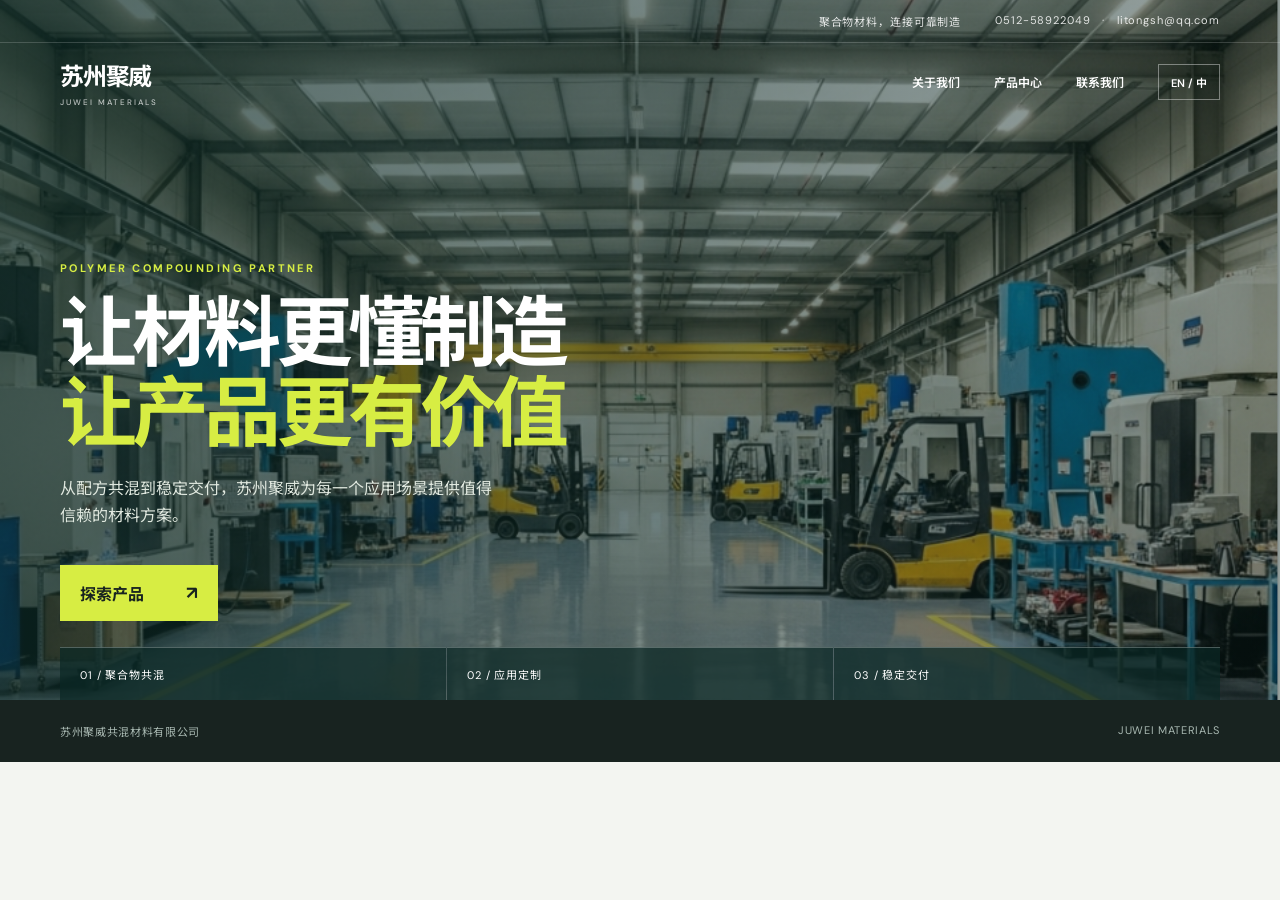
<file: index.html>
<!doctype html>
<html lang="zh-CN">
<head>
  <meta charset="utf-8" />
  <meta name="viewport" content="width=device-width, initial-scale=1" />
  <title>苏州聚威 | 聚合物共混解决方案</title>
  <meta name="description" content="苏州聚威共混材料有限公司，为汽车、家电、电子与阳光面料等领域提供可靠的聚合物共混材料解决方案。" />
  <link rel="preconnect" href="https://fonts.googleapis.com">
  <link rel="preconnect" href="https://fonts.gstatic.com" crossorigin>
  <link href="https://fonts.googleapis.com/css2?family=DM+Sans:wght@400;500;600;700&family=Noto+Sans+SC:wght@400;500;700;900&display=swap" rel="stylesheet">
  <link rel="stylesheet" href="styles.css" />
</head>
<body>
  <header class="site-header" id="top">
    <div class="topline"><span>聚合物材料，连接可靠制造</span><span>0512-58922049&nbsp;&nbsp; · &nbsp;&nbsp;litongsh@qq.com</span></div>
    <nav class="nav wrap">
      <a class="brand" href="#top">苏州聚威<span>JUWEI MATERIALS</span></a>
      <button class="menu-toggle" aria-label="打开菜单">☰</button>
      <div class="nav-links">
        <a href="about.html" data-i18n="nav.about">关于我们</a><a href="products.html" data-i18n="nav.products">产品中心</a><a href="contact.html" data-i18n="nav.contact">联系我们</a>
        <button class="lang" id="langToggle">EN / 中</button>
      </div>
    </nav>
  </header>

  <main>
    <section class="hero">
      <div class="hero-overlay"></div><div class="wrap hero-inner">
        <p class="eyebrow">POLYMER COMPOUNDING PARTNER</p>
        <h1 data-i18n="hero.title">让材料更懂制造<br><em>让产品更有价值</em></h1>
        <p class="hero-copy" data-i18n="hero.copy">从配方共混到稳定交付，苏州聚威为每一个应用场景提供值得信赖的材料方案。</p>
        <a class="button button-light" href="products.html" data-i18n="hero.cta">探索产品 <span>↗</span></a>
      </div>
      <div class="hero-stats wrap"><span data-i18n="stat.one">01 / 聚合物共混</span><span data-i18n="stat.two">02 / 应用定制</span><span data-i18n="stat.three">03 / 稳定交付</span></div>
    </section>

  </main>
  <footer><div class="wrap"><span>苏州聚威共混材料有限公司</span><span>JUWEI MATERIALS</span></div></footer>
  <script src="script.js"></script>
</body>
</html>
</file>
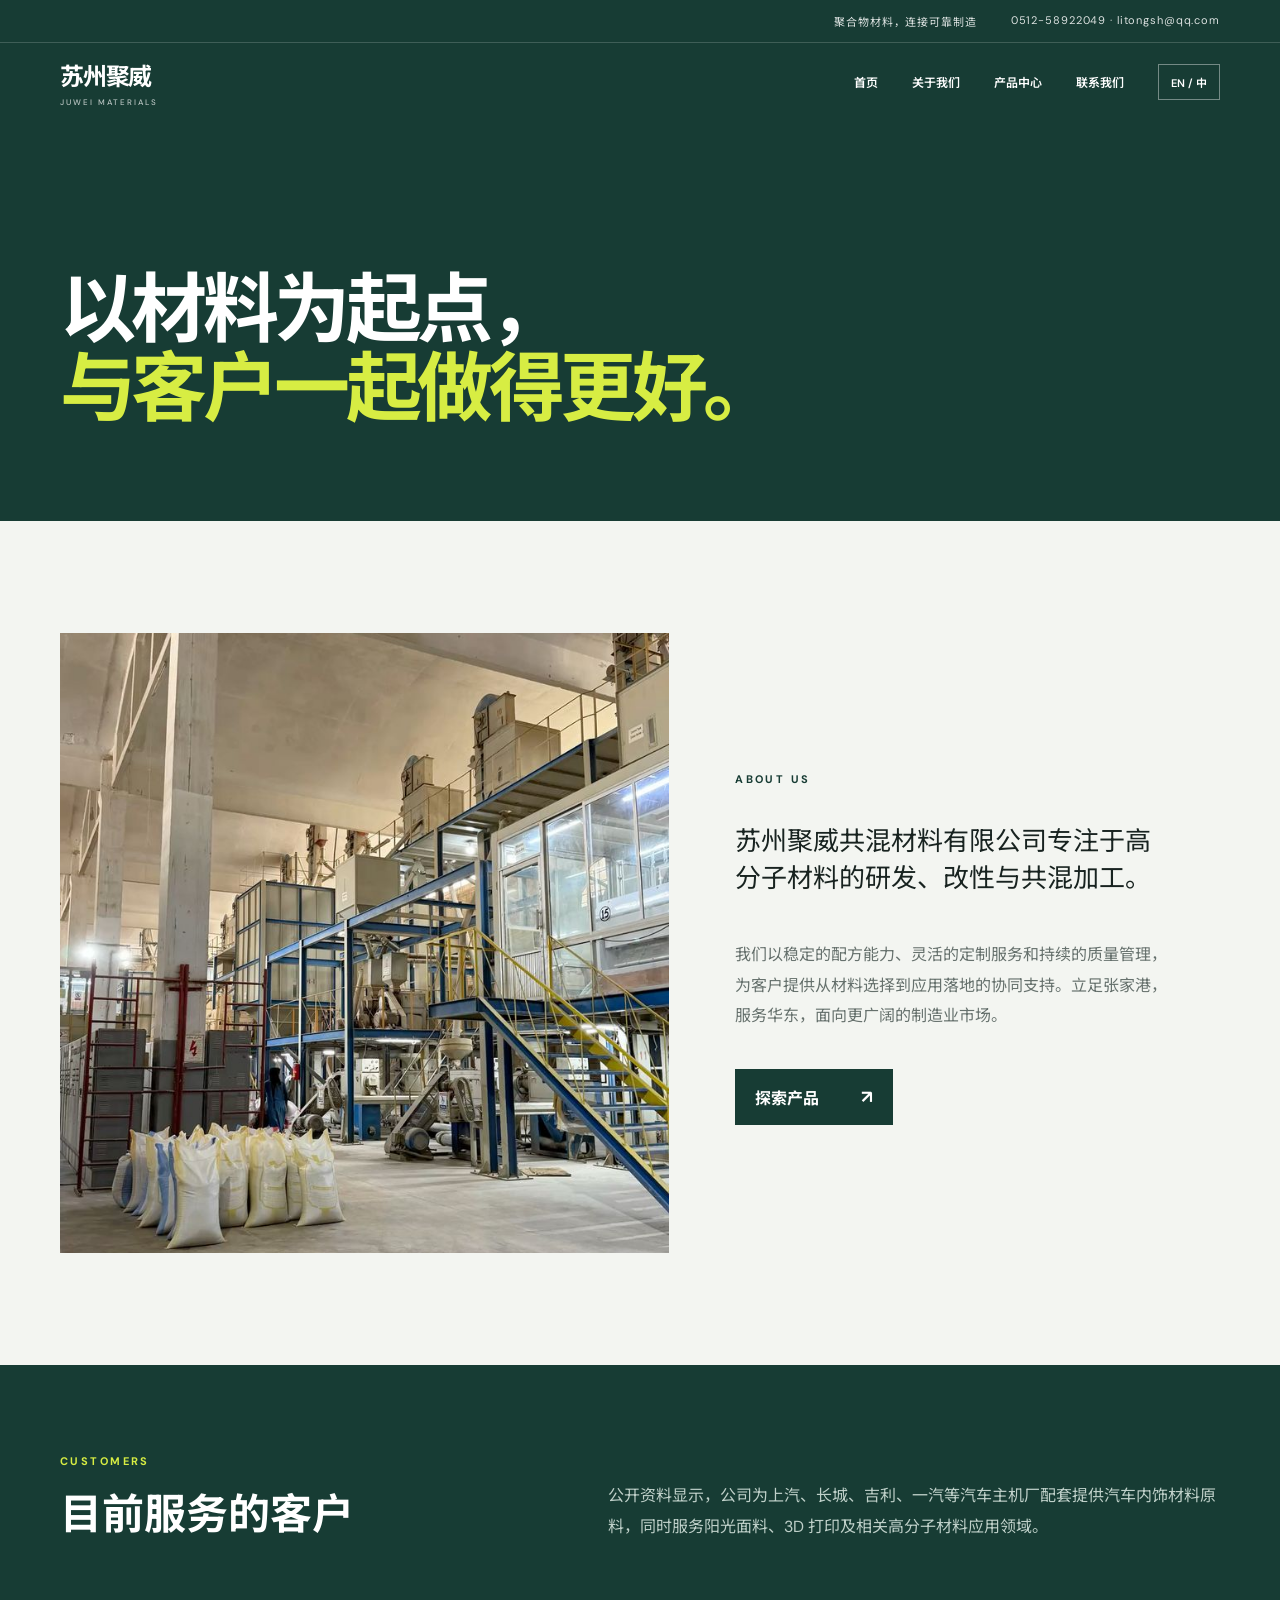
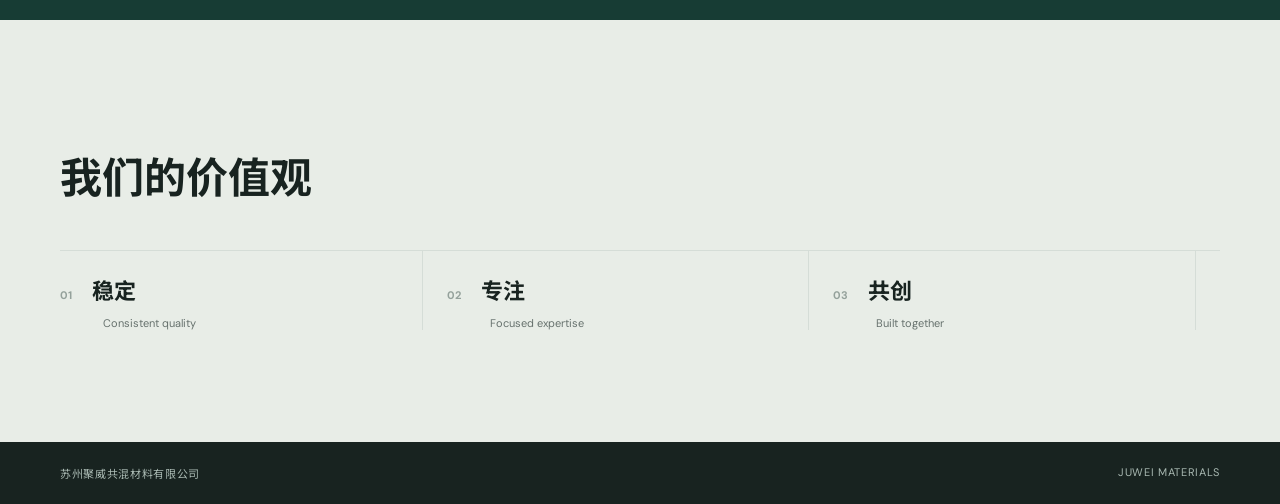
<file: about.html>
<!doctype html>
<html lang="zh-CN"><head><meta charset="utf-8"><meta name="viewport" content="width=device-width,initial-scale=1"><title>关于我们 | 苏州聚威</title><link rel="stylesheet" href="styles.css"><link href="https://fonts.googleapis.com/css2?family=DM+Sans:wght@400;500;600;700&family=Noto+Sans+SC:wght@400;500;700;900&display=swap" rel="stylesheet"></head>
<body><header class="site-header inner-header"><div class="topline"><span>聚合物材料，连接可靠制造</span><span>0512-58922049 · litongsh@qq.com</span></div><nav class="nav wrap"><a class="brand" href="index.html">苏州聚威<span>JUWEI MATERIALS</span></a><button class="menu-toggle" aria-label="打开菜单">☰</button><div class="nav-links"><a href="index.html" data-i18n="nav.home">首页</a><a href="about.html" data-i18n="nav.about">关于我们</a><a href="products.html" data-i18n="nav.products">产品中心</a><a href="contact.html" data-i18n="nav.contact">联系我们</a><button class="lang" id="langToggle">EN / 中</button></div></nav></header>
<main><section class="page-hero"><div class="wrap"><h1 data-i18n="about.title">以材料为起点，<br><span>与客户一起做得更好。</span></h1></div></section>
<section class="about-content section"><div class="wrap about-split"><img src="assets/about-production.jpg" alt="苏州聚威生产设备"><div class="about-copy"><p class="eyebrow dark">ABOUT US</p><p class="lead" data-i18n="about.lead">苏州聚威共混材料有限公司专注于高分子材料的研发、改性与共混加工。</p><p data-i18n="about.body">我们以稳定的配方能力、灵活的定制服务和持续的质量管理，为客户提供从材料选择到应用落地的协同支持。立足张家港，服务华东，面向更广阔的制造业市场。</p><a class="button" href="products.html" data-i18n="hero.cta">探索产品 <span>↗</span></a></div></div></section>
<section class="clients"><div class="wrap clients-grid"><div><p class="eyebrow">CUSTOMERS</p><h2 data-i18n="about.customers">目前服务的客户</h2></div><p data-i18n="about.customers.copy">公开资料显示，公司为上汽、长城、吉利、一汽等汽车主机厂配套提供汽车内饰材料原料，同时服务阳光面料、3D 打印及相关高分子材料应用领域。</p></div></section>
<section class="values-section section"><div class="wrap"><h2 data-i18n="about.values">我们的价值观</h2><div class="values"><div><b>01</b><strong data-i18n="value.stable">稳定</strong><small>Consistent quality</small></div><div><b>02</b><strong data-i18n="value.focus">专注</strong><small>Focused expertise</small></div><div><b>03</b><strong data-i18n="value.create">共创</strong><small>Built together</small></div></div></div></section></main>
<footer><div class="wrap"><span>苏州聚威共混材料有限公司</span><span>JUWEI MATERIALS</span></div></footer><script src="script.js"></script></body></html>
</file>
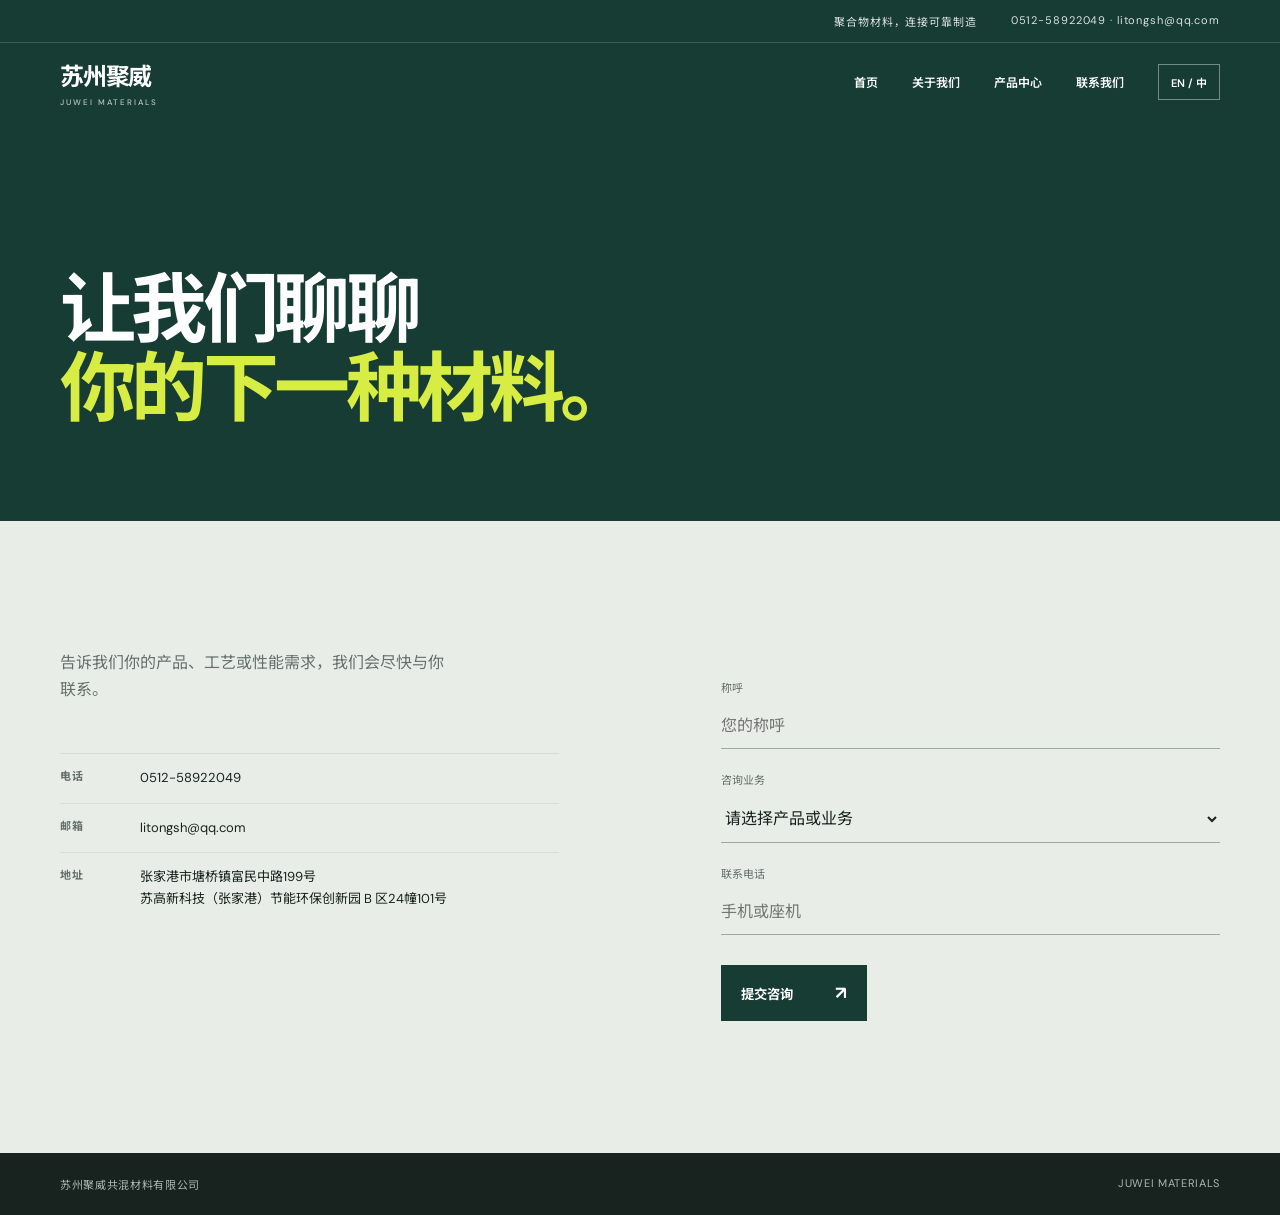
<file: contact.html>
<!doctype html><html lang="zh-CN"><head><meta charset="utf-8"><meta name="viewport" content="width=device-width,initial-scale=1"><title>联系我们 | 苏州聚威</title><link rel="stylesheet" href="styles.css"><link href="https://fonts.googleapis.com/css2?family=DM+Sans:wght@400;500;600;700;900&family=Noto+Sans+SC:wght@400;500;700;900&display=swap" rel="stylesheet"></head><body><header class="site-header inner-header"><div class="topline"><span>聚合物材料，连接可靠制造</span><span>0512-58922049 · litongsh@qq.com</span></div><nav class="nav wrap"><a class="brand" href="index.html">苏州聚威<span>JUWEI MATERIALS</span></a><button class="menu-toggle" aria-label="打开菜单">☰</button><div class="nav-links"><a href="index.html" data-i18n="nav.home">首页</a><a href="about.html" data-i18n="nav.about">关于我们</a><a href="products.html" data-i18n="nav.products">产品中心</a><a href="contact.html" data-i18n="nav.contact">联系我们</a><button class="lang" id="langToggle">EN / 中</button></div></nav></header><main><section class="page-hero"><div class="wrap"><h1 data-i18n="contact.title">让我们聊聊<br><span>你的下一种材料。</span></h1></div></section><section class="contact section"><div class="wrap contact-grid"><div><p data-i18n="contact.copy">告诉我们你的产品、工艺或性能需求，我们会尽快与你联系。</p><div class="contact-details"><p><b data-i18n="contact.phone">电话</b>0512-58922049</p><p><b data-i18n="contact.email">邮箱</b>litongsh@qq.com</p><p><b data-i18n="contact.address">地址</b>张家港市塘桥镇富民中路199号<br>苏高新科技（张家港）节能环保创新园 B 区24幢101号</p></div></div><form id="inquiryForm"><label><span data-i18n="form.name">称呼</span><input required placeholder="您的称呼"></label><label><span data-i18n="form.business">咨询业务</span><select><option data-i18n="form.option">请选择产品或业务</option><option>PVC 搪塑粉</option><option>PVC 包覆材料</option><option>PLA 材料</option></select></label><label><span data-i18n="form.phone">联系电话</span><input required type="tel" placeholder="手机或座机"></label><button class="button" type="submit" data-i18n="form.submit">提交咨询 <span>↗</span></button><p class="form-note" id="formNote"></p></form></div></section></main><footer><div class="wrap"><span>苏州聚威共混材料有限公司</span><span>JUWEI MATERIALS</span></div></footer><script src="script.js"></script></body></html>
</file>
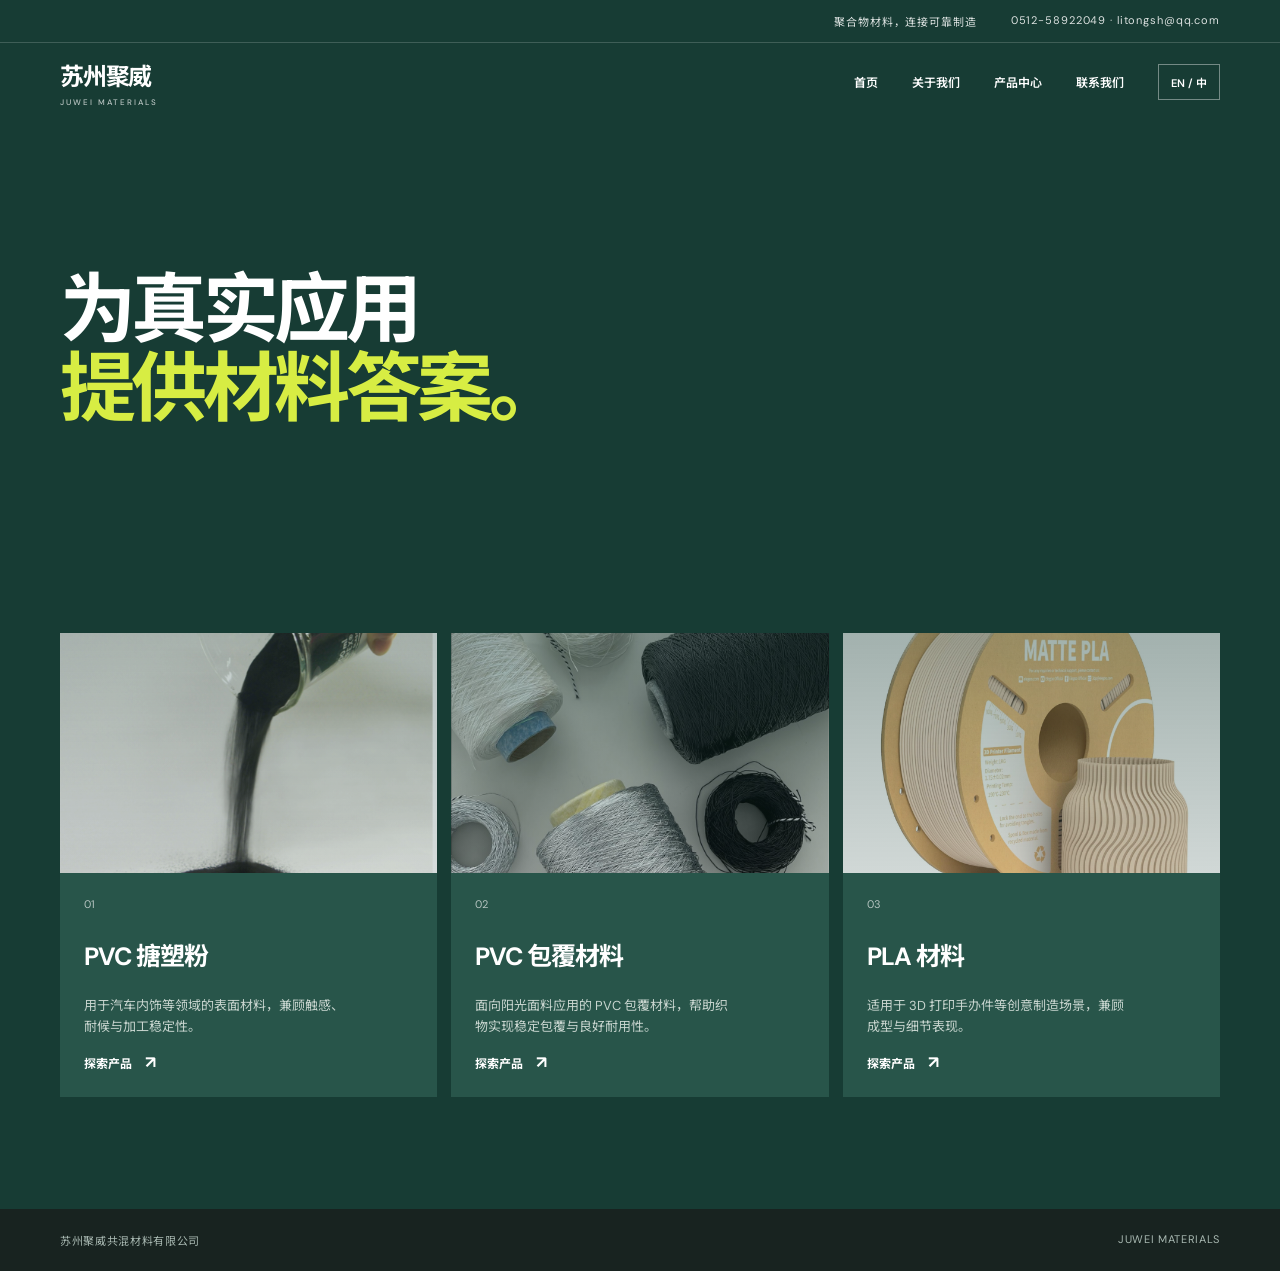
<file: products.html>
<!doctype html><html lang="zh-CN"><head><meta charset="utf-8"><meta name="viewport" content="width=device-width,initial-scale=1"><title>产品中心 | 苏州聚威</title><link rel="stylesheet" href="styles.css"><link href="https://fonts.googleapis.com/css2?family=DM+Sans:wght@400;500;600;700&family=Noto+Sans+SC:wght@400;500;700;900&display=swap" rel="stylesheet"></head><body><header class="site-header inner-header"><div class="topline"><span>聚合物材料，连接可靠制造</span><span>0512-58922049 · litongsh@qq.com</span></div><nav class="nav wrap"><a class="brand" href="index.html">苏州聚威<span>JUWEI MATERIALS</span></a><button class="menu-toggle" aria-label="打开菜单">☰</button><div class="nav-links"><a href="index.html" data-i18n="nav.home">首页</a><a href="about.html" data-i18n="nav.about">关于我们</a><a href="products.html" data-i18n="nav.products">产品中心</a><a href="contact.html" data-i18n="nav.contact">联系我们</a><button class="lang" id="langToggle">EN / 中</button></div></nav></header><main><section class="page-hero"><div class="wrap"><h1 data-i18n="products.title">为真实应用<br><span>提供材料答案。</span></h1></div></section><section class="products section"><div class="wrap"><div class="product-grid"><article class="product-card"><div class="product-image image-pvc"></div><div class="product-info"><span class="product-no">01</span><h3 data-i18n="product.pvc.title">PVC 搪塑粉</h3><p data-i18n="product.pvc">用于汽车内饰等领域的表面材料，兼顾触感、耐候与加工稳定性。</p><a href="contact.html" data-i18n="product.explore">探索产品 <span>↗</span></a></div></article><article class="product-card"><div class="product-image image-yarn"></div><div class="product-info"><span class="product-no">02</span><h3 data-i18n="product.yarn.title">PVC 包覆材料</h3><p data-i18n="product.yarn">面向阳光面料应用的 PVC 包覆材料，帮助织物实现稳定包覆与良好耐用性。</p><a href="contact.html" data-i18n="product.explore">探索产品 <span>↗</span></a></div></article><article class="product-card"><div class="product-image image-pla"></div><div class="product-info"><span class="product-no">03</span><h3 data-i18n="product.pla.title">PLA 材料</h3><p data-i18n="product.pla">适用于 3D 打印手办件等创意制造场景，兼顾成型与细节表现。</p><a href="contact.html" data-i18n="product.explore">探索产品 <span>↗</span></a></div></article></div></div></section></main><footer><div class="wrap"><span>苏州聚威共混材料有限公司</span><span>JUWEI MATERIALS</span></div></footer><script src="script.js"></script></body></html>
</file>
<file: styles.css>
:root{--ink:#182320;--muted:#66716d;--paper:#f3f5f1;--lime:#d7ed43;--forest:#173c34;--line:#d5ddd7}*{box-sizing:border-box}html{scroll-behavior:smooth}body{margin:0;color:var(--ink);background:var(--paper);font-family:'DM Sans','Noto Sans SC',sans-serif}a{text-decoration:none;color:inherit}.wrap{width:min(1160px,calc(100% - 64px));margin:auto}.site-header{position:fixed;z-index:3;left:0;right:0;color:#fff}.topline{display:flex;justify-content:flex-end;gap:34px;padding:13px max(32px,calc((100% - 1160px)/2));font-size:11px;letter-spacing:.08em;opacity:.85;border-bottom:1px solid #ffffff34}.nav{height:78px;display:flex;align-items:center;justify-content:space-between}.brand{font-weight:700;font-size:24px;letter-spacing:-.05em}.brand span{display:block;font-size:8px;letter-spacing:.25em;font-weight:500;margin-top:5px;opacity:.7}.nav-links{display:flex;align-items:center;gap:34px;font-size:12px;font-weight:600}.nav-links a:hover{color:var(--lime)}.lang{background:none;border:1px solid #ffffff66;color:#fff;padding:9px 12px;font:inherit;font-size:11px;cursor:pointer}.menu-toggle{display:none;background:none;border:0;color:white;font-size:22px}.hero{min-height:700px;position:relative;background:linear-gradient(100deg,#0d2c28b8,#0c242166),url('assets/home-factory.png') center/cover;color:#fff}.hero-inner{padding-top:250px}.eyebrow{font-size:11px;letter-spacing:.22em;color:var(--lime);font-weight:700}.hero h1{font-size:clamp(46px,6vw,78px);line-height:1.04;letter-spacing:-.065em;margin:20px 0 20px;max-width:720px}.hero h1 em{font-style:normal;color:var(--lime)}.hero-copy{max-width:440px;line-height:1.7;color:#e0e8df}.button{display:inline-flex;align-items:center;justify-content:space-between;gap:42px;border:0;background:var(--forest);color:white;padding:16px 20px;font-weight:700;cursor:pointer;font-family:inherit}.button span{font-size:18px}.button-light{background:var(--lime);color:var(--ink);margin-top:20px}.hero-stats{position:absolute;bottom:0;left:0;right:0;display:flex;gap:1px}.hero-stats span{flex:1;padding:18px 20px;background:#0b2724b8;border-top:1px solid #ffffff42;font-size:11px;letter-spacing:.08em}.section{padding:112px 0}.section-label{font-size:11px;letter-spacing:.2em;color:var(--muted);font-weight:700;margin-bottom:42px}.intro-grid{display:grid;grid-template-columns:1fr 1fr;gap:10%;}.intro h2,.products h2,.contact h2{font-size:clamp(36px,4.2vw,60px);line-height:1.05;letter-spacing:-.06em;margin:0}.intro h2 span,.products h2 span,.contact h2 span{color:#9ba7a1}.intro p{line-height:1.8;color:var(--muted);max-width:470px}.intro .lead{font-size:21px;color:var(--ink);line-height:1.45;margin-top:0}.text-link{display:inline-block;margin-top:16px;font-weight:700;border-bottom:1px solid var(--ink);padding-bottom:7px}.values{display:flex;gap:0;border-top:1px solid var(--line);margin-top:90px}.values div{flex:1;padding:22px 20px 0 0;border-right:1px solid var(--line);margin-right:24px}.values b{font-size:11px;color:#94a19b;margin-right:20px}.values strong{font-size:22px}.values small{display:block;margin:10px 0 0 43px;color:var(--muted);font-size:11px}.products{background:var(--forest);color:#fff}.light{color:#9cb2a9}.products-head{display:flex;justify-content:space-between;align-items:end;margin-bottom:56px}.products-head p{max-width:290px;line-height:1.7;color:#b6c7bf;margin:0}.product-grid{display:grid;grid-template-columns:repeat(3,minmax(0,1fr));gap:14px}.product-card{background:#28554a;min-height:440px;display:flex;flex-direction:column;transition:transform .35s ease,background .35s ease,color .35s ease}.product-card:hover{background:var(--lime);color:var(--ink);transform:translateY(-10px) scale(1.025);z-index:1}.product-card:hover .product-info p{color:#31463d}.product-image{width:100%;height:240px;flex:0 0 240px;background-size:cover;background-position:center}.image-pvc{background-image:linear-gradient(#173c3444,#173c3422),url('assets/image5.png');background-position:center 52%}.image-yarn{background-image:linear-gradient(#173c3466,#173c3433),url('assets/image6.png')}.image-pla{background-image:linear-gradient(#173c3466,#173c3433),url('assets/image7.png')}.product-info{padding:24px;display:flex;flex:1;flex-direction:column}.product-no{font-size:11px;opacity:.65}.product-info h3{font-size:25px;margin:25px 0 10px;letter-spacing:-.04em}.product-info p{font-size:13px;line-height:1.6;color:#c8d5cf;max-width:260px}.featured .product-info p{color:#31463d}.product-info a{margin-top:auto;font-size:12px;font-weight:700}.product-info a span{font-size:17px;margin-left:10px}.contact{background:#e8ede7}.contact-grid{display:grid;grid-template-columns:1fr 1fr;gap:14%;}.contact h2{margin-bottom:26px}.contact> .wrap>div>p{color:var(--muted);max-width:390px;line-height:1.7}.contact-details{margin-top:50px;font-size:13px;line-height:1.7}.contact-details p{display:flex;gap:20px;border-top:1px solid var(--line);padding:13px 0;margin:0}.contact-details b{width:60px;color:var(--muted);font-size:11px;text-transform:uppercase;letter-spacing:.1em}form{padding-top:46px}label{display:block;margin-bottom:22px}label span{display:block;font-size:11px;color:var(--muted);margin-bottom:8px}input,select{width:100%;border:0;border-bottom:1px solid #9daaa3;background:transparent;padding:12px 0;font:inherit;color:var(--ink);outline:none}form .button{margin-top:8px}.form-note{font-size:12px;color:#46725e;margin-top:20px}footer{background:var(--ink);color:#a8b8b1;padding:23px 0;font-size:11px}footer .wrap{display:flex;justify-content:space-between;letter-spacing:.06em}
@media(max-width:760px){.wrap{width:min(100% - 40px,600px)}.topline{display:none}.nav{height:75px}.menu-toggle{display:block}.nav-links{display:none;position:absolute;top:75px;left:20px;right:20px;background:var(--ink);padding:18px;flex-direction:column;align-items:flex-start;gap:18px}.nav-links.open{display:flex}.hero{min-height:650px}.hero-inner{padding-top:190px}.hero h1{font-size:48px}.hero-stats{display:none}.section{padding:76px 0}.intro-grid,.contact-grid{grid-template-columns:1fr;gap:35px}.intro h2{font-size:42px}.values{margin-top:55px}.values div{margin-right:12px;padding-right:8px}.values strong{display:block;margin-top:12px}.values small{margin-left:0}.products-head{display:block;margin-bottom:36px}.products-head p{margin-top:24px}.product-grid{grid-template-columns:1fr}.product-card{min-height:400px}.contact-grid{gap:15px}form{padding-top:5px}footer .wrap{display:block}footer span{display:block;margin:4px 0}}
 .inner-header{position:relative;background:var(--forest)}
 .page-hero{padding:150px 0 92px;background:var(--forest);color:#fff}
 .page-hero h1{font-size:clamp(44px,6vw,76px);line-height:1.04;letter-spacing:-.06em;margin:0}
 .page-hero h1 span{color:var(--lime)}
.distribution{display:grid;grid-template-columns:repeat(3,1fr) 1.6fr;gap:1px;margin-top:88px;background:var(--line);border:1px solid var(--line)}.distribution>div{min-height:170px;padding:28px;background:var(--paper);display:flex;flex-direction:column;justify-content:space-between}.distribution span{font-size:32px;font-weight:700}.distribution b{font-size:12px;color:var(--muted)}.distribution h2{font-size:25px;letter-spacing:0;margin:0}.distribution p{font-size:13px;line-height:1.7;margin:15px 0 0}
.distribution{display:grid;grid-template-columns:repeat(3,1fr) 1.6fr;gap:1px;margin-top:88px;background:var(--line);border:1px solid var(--line)}
.about-content{background:var(--paper)}.about-split{display:grid;grid-template-columns:minmax(0,1.05fr) minmax(0,.95fr);align-items:stretch;min-height:560px}.about-split>img{width:100%;height:100%;max-height:620px;object-fit:cover;object-position:center}.about-copy{padding:64px 8% 64px 12%;display:flex;flex-direction:column;justify-content:center}.eyebrow.dark{color:var(--forest)}.about-copy .lead{font-size:26px;line-height:1.45;color:var(--ink)}.about-copy>p:not(.lead):not(.eyebrow){color:var(--muted);line-height:1.9}.about-copy .button{align-self:flex-start;margin-top:22px}.clients{padding:78px 0;background:var(--forest);color:#fff}.clients-grid{display:grid;grid-template-columns:.8fr 1.2fr;gap:12%;align-items:end}.clients h2,.values-section h2{font-size:42px;letter-spacing:0;margin:12px 0 0}.clients-grid>p{color:#bfd0c9;line-height:1.9;margin:0}.values-section{background:#e8ede7}.values-section .values{margin-top:44px}
@media(max-width:760px){.about-split,.clients-grid{grid-template-columns:1fr}.about-split>img{height:440px}.about-copy{padding:44px 0}.clients-grid{gap:28px}.product-image{height:220px;flex-basis:220px}}
</file>
